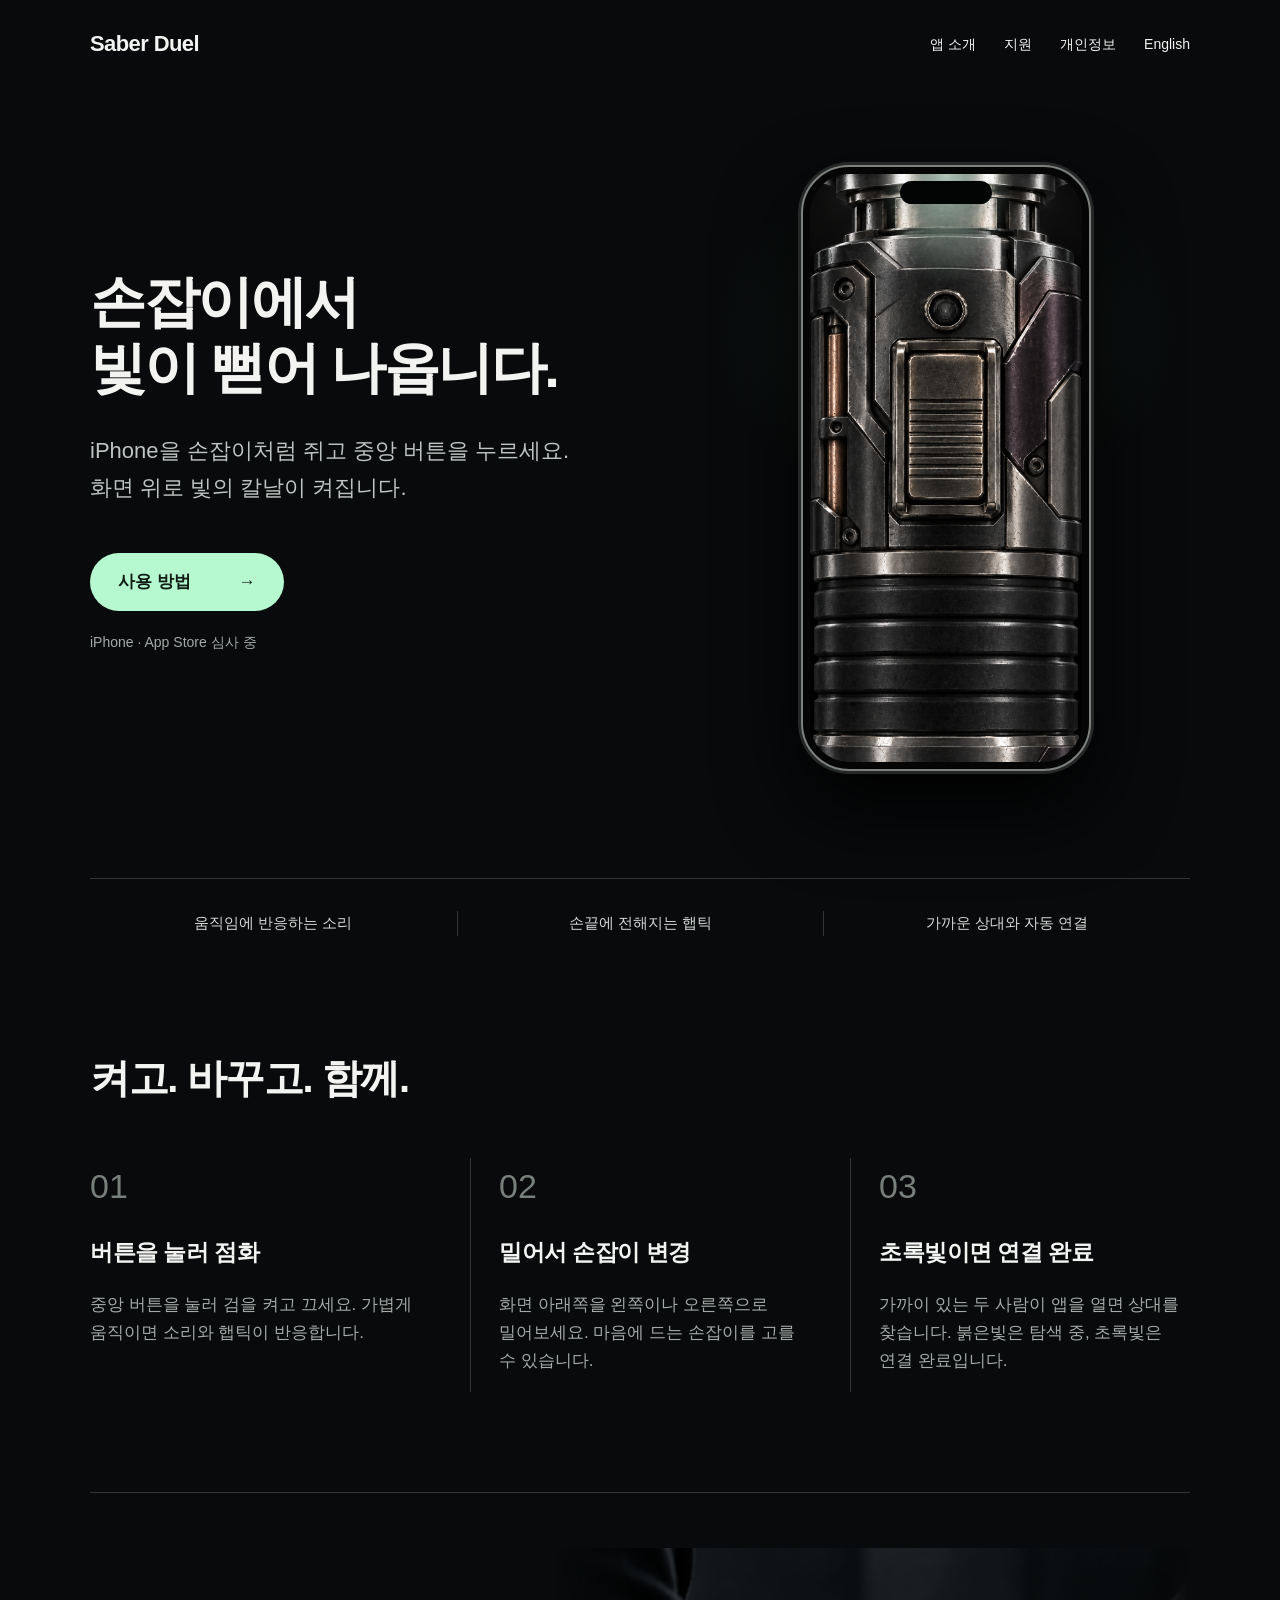
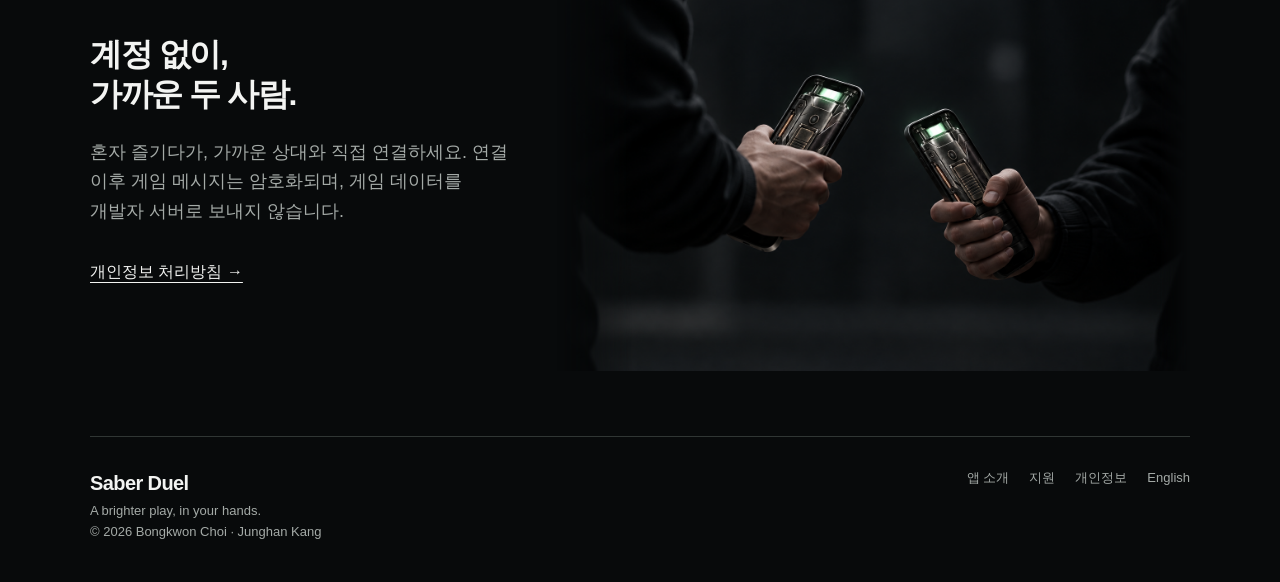
<file: index.html>
<!doctype html><html lang="ko"><head><meta charset="utf-8"><meta name="viewport" content="width=device-width,initial-scale=1"><title>Saber Duel — 손잡이에서 뻗어 나오는 빛.</title><meta name="description" content="손잡이처럼 쥔 iPhone의 중앙 버튼을 누르면 빛의 칼날이 화면 위로 뻗어 나옵니다. 움직임에 반응하는 소리와 햅틱, 가까운 상대와 자동 연결."><meta name="theme-color" content="#080a0b"><link rel="icon" href="./assets/icon.png"><link rel="stylesheet" href="./assets/site.css"><link rel="canonical" href="https://lepurecafe.github.io/saber-duel-site/"><meta property="og:title" content="Saber Duel — 손잡이에서 뻗어 나오는 빛."><meta property="og:description" content="손잡이처럼 쥔 iPhone의 중앙 버튼을 누르면 빛의 칼날이 화면 위로 뻗어 나옵니다. 움직임에 반응하는 소리와 햅틱, 가까운 상대와 자동 연결."><meta property="og:image" content="https://lepurecafe.github.io/saber-duel-site/assets/icon.png"></head><body><a class="skip" href="#main">본문으로 이동</a><div class="wrap"><header><a class="brand" href="./">Saber Duel</a><nav aria-label="주요 메뉴"><a href="./">앱 소개</a><a href="./support/">지원</a><a href="./privacy/">개인정보</a><a href="./en/" lang="en" hreflang="en">English</a></nav></header><main id="main"><section class="hero"><div><h1>손잡이에서<br>빛이 뻗어 나옵니다.</h1><p class="lead">iPhone을 손잡이처럼 쥐고 중앙 버튼을 누르세요.<br>화면 위로 빛의 칼날이 켜집니다.</p><a class="button" href="#how">사용 방법<span aria-hidden="true">→</span></a><p class="meta">iPhone · App Store 심사 중</p></div><div class="product"><div class="phone"><div class="screen"><img src="./assets/hilt.png" width="853" height="1844" alt="Saber Duel의 금속 손잡이 화면" fetchpriority="high"></div><span class="island" aria-hidden="true"></span></div></div></section><div class="features"><span>움직임에 반응하는 소리</span><span>손끝에 전해지는 햅틱</span><span>가까운 상대와 자동 연결</span></div><section class="how" id="how"><h2>켜고. 바꾸고. 함께.</h2><div class="steps"><div class="step"><span class="number">01</span><h3>버튼을 눌러 점화</h3><p>중앙 버튼을 눌러 검을 켜고 끄세요. 가볍게 움직이면 소리와 햅틱이 반응합니다.</p></div><div class="step"><span class="number">02</span><h3>밀어서 손잡이 변경</h3><p>화면 아래쪽을 왼쪽이나 오른쪽으로 밀어보세요. 마음에 드는 손잡이를 고를 수 있습니다.</p></div><div class="step"><span class="number">03</span><h3>초록빛이면 연결 완료</h3><p>가까이 있는 두 사람이 앱을 열면 상대를 찾습니다. 붉은빛은 탐색 중, 초록빛은 연결 완료입니다.</p></div></div></section><section class="privacy-strip"><div class="privacy-copy"><h2>계정 없이,<br>가까운 두 사람.</h2><div><p>혼자 즐기다가, 가까운 상대와 직접 연결하세요. 연결 이후 게임 메시지는 암호화되며, 게임 데이터를 개발자 서버로 보내지 않습니다.</p><a class="text-link" href="./privacy/">개인정보 처리방침 →</a></div></div><img class="nearby-photo" src="./assets/nearby-players.png" width="1536" height="1024" loading="lazy" alt="Saber Duel 손잡이가 표시된 iPhone을 각각 들고 있는 두 사람"></section></main><footer><div><a class="brand" href="./">Saber Duel</a><br>A brighter play, in your hands.<br>© 2026 Bongkwon Choi · Junghan Kang</div><nav aria-label="주요 메뉴"><a href="./">앱 소개</a><a href="./support/">지원</a><a href="./privacy/">개인정보</a><a href="./en/" lang="en" hreflang="en">English</a></nav></footer></div></body></html>
</file>
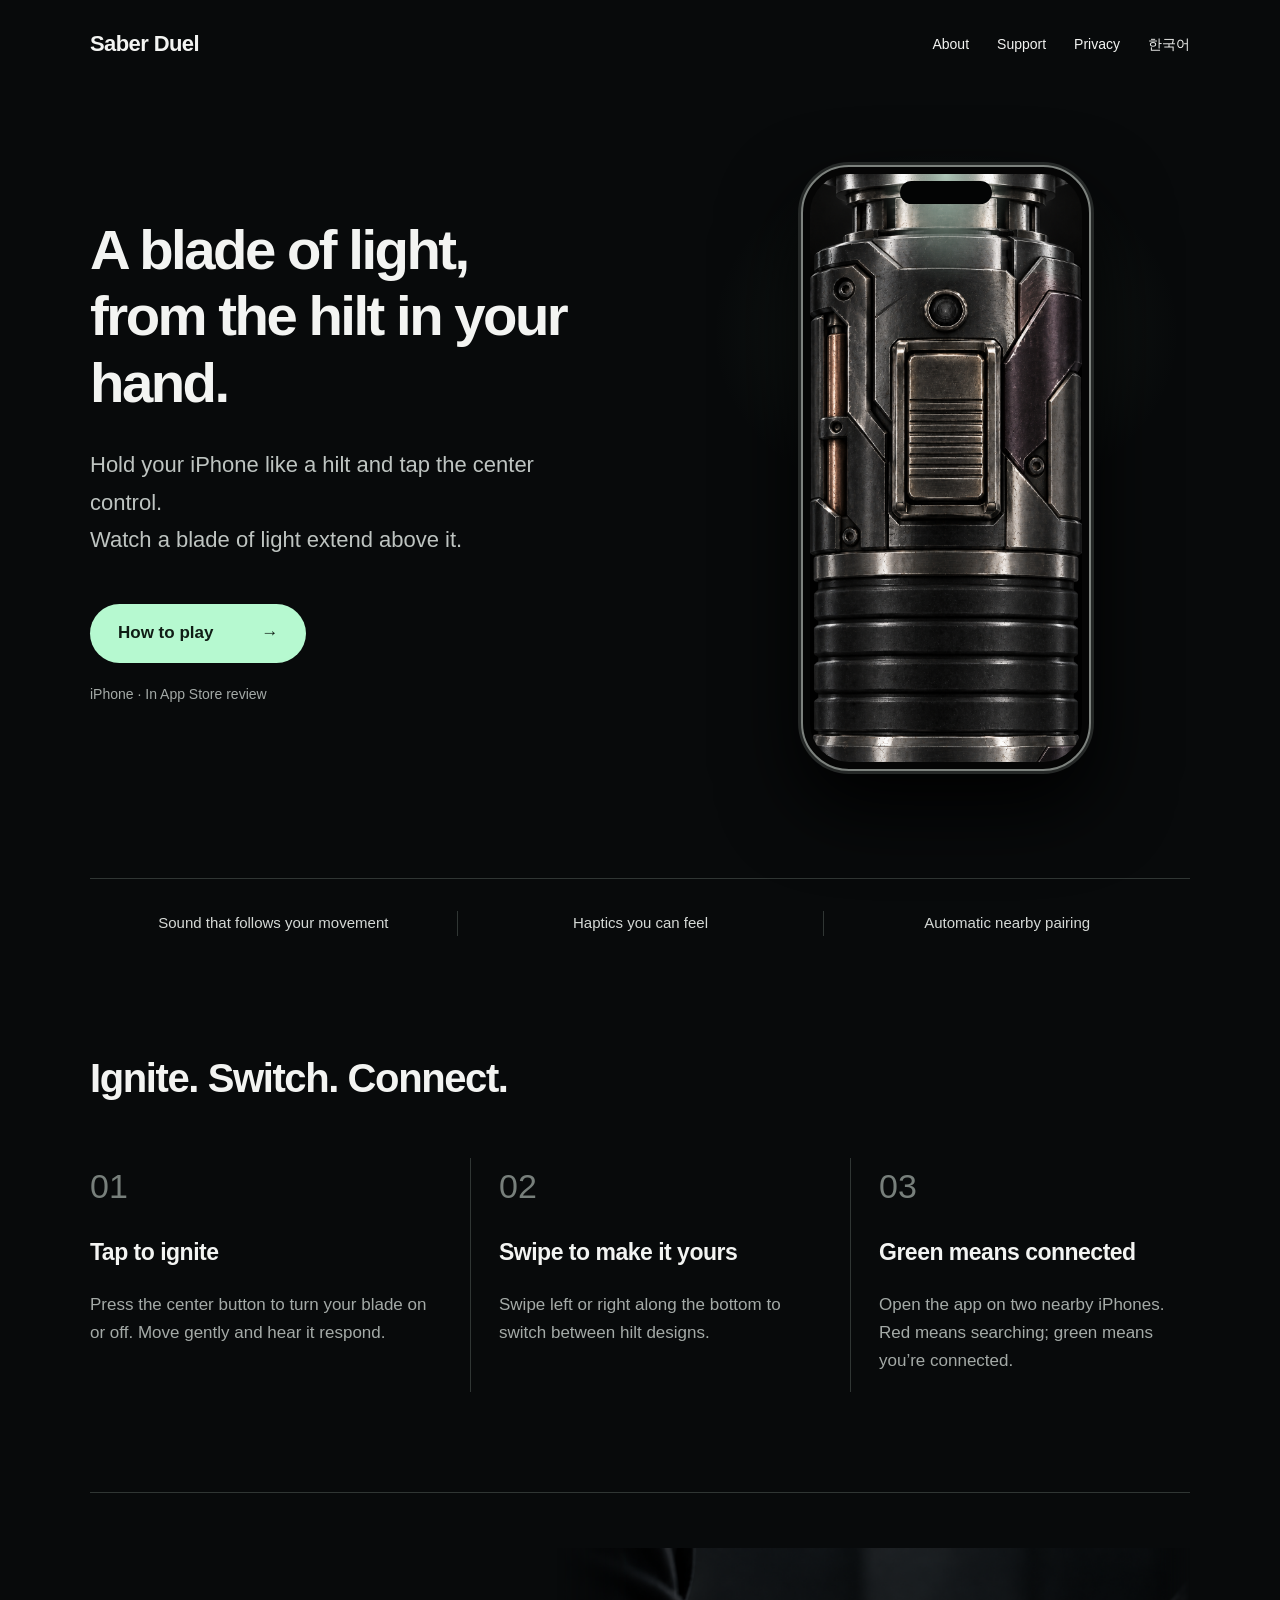
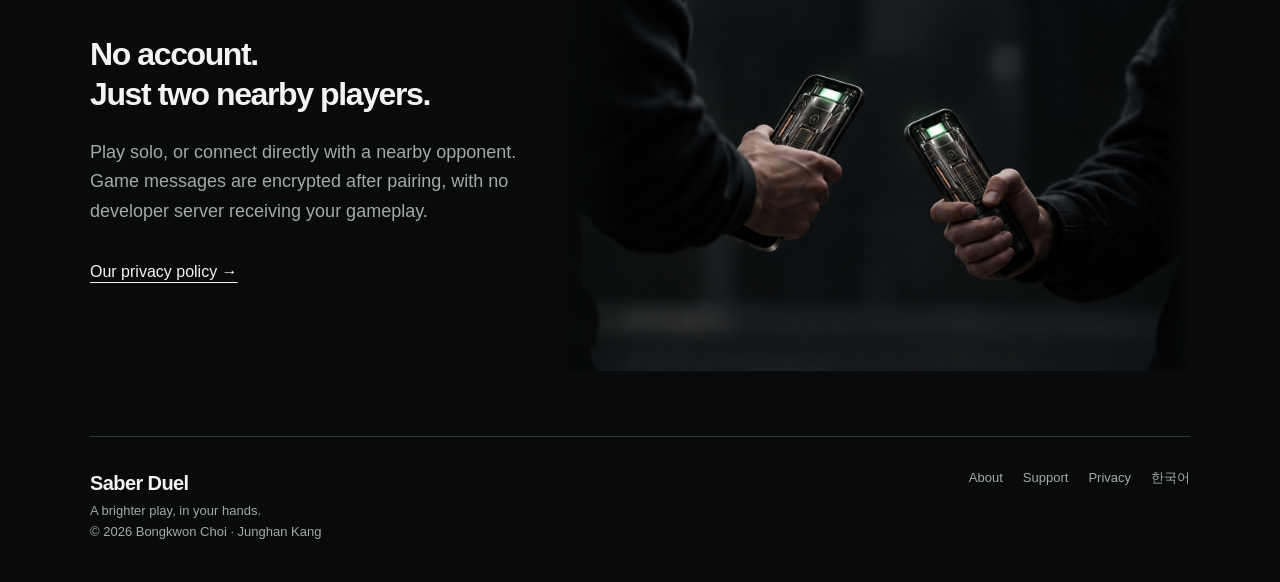
<file: en/index.html>
<!doctype html><html lang="en"><head><meta charset="utf-8"><meta name="viewport" content="width=device-width,initial-scale=1"><title>Saber Duel — A blade of light from the hilt in your hand.</title><meta name="description" content="Hold your iPhone like a hilt, tap the center control, and watch a blade of light extend above it. Responsive sound, haptics, and automatic nearby duels."><meta name="theme-color" content="#080a0b"><link rel="icon" href="../assets/icon.png"><link rel="stylesheet" href="../assets/site.css"><link rel="canonical" href="https://lepurecafe.github.io/saber-duel-site/en/"><meta property="og:title" content="Saber Duel — A blade of light from the hilt in your hand."><meta property="og:description" content="Hold your iPhone like a hilt, tap the center control, and watch a blade of light extend above it. Responsive sound, haptics, and automatic nearby duels."><meta property="og:image" content="https://lepurecafe.github.io/saber-duel-site/assets/icon.png"></head><body><a class="skip" href="#main">Skip to content</a><div class="wrap"><header><a class="brand" href="../en/">Saber Duel</a><nav aria-label="Main navigation"><a href="../en/">About</a><a href="../en/support/">Support</a><a href="../en/privacy/">Privacy</a><a href="../" lang="ko" hreflang="ko">한국어</a></nav></header><main id="main"><section class="hero"><div><h1>A blade of light,<br>from the hilt in your hand.</h1><p class="lead">Hold your iPhone like a hilt and tap the center control.<br>Watch a blade of light extend above it.</p><a class="button" href="#how">How to play<span aria-hidden="true">→</span></a><p class="meta">iPhone · In App Store review</p></div><div class="product"><div class="phone"><div class="screen"><img src="../assets/hilt.png" width="853" height="1844" alt="Saber Duel’s metal hilt screen" fetchpriority="high"></div><span class="island" aria-hidden="true"></span></div></div></section><div class="features"><span>Sound that follows your movement</span><span>Haptics you can feel</span><span>Automatic nearby pairing</span></div><section class="how" id="how"><h2>Ignite. Switch. Connect.</h2><div class="steps"><div class="step"><span class="number">01</span><h3>Tap to ignite</h3><p>Press the center button to turn your blade on or off. Move gently and hear it respond.</p></div><div class="step"><span class="number">02</span><h3>Swipe to make it yours</h3><p>Swipe left or right along the bottom to switch between hilt designs.</p></div><div class="step"><span class="number">03</span><h3>Green means connected</h3><p>Open the app on two nearby iPhones. Red means searching; green means you’re connected.</p></div></div></section><section class="privacy-strip"><div class="privacy-copy"><h2>No account.<br>Just two nearby players.</h2><div><p>Play solo, or connect directly with a nearby opponent. Game messages are encrypted after pairing, with no developer server receiving your gameplay.</p><a class="text-link" href="../en/privacy/">Our privacy policy →</a></div></div><img class="nearby-photo" src="../assets/nearby-players.png" width="1536" height="1024" loading="lazy" alt="Two people holding iPhones displaying Saber Duel hilts"></section></main><footer><div><a class="brand" href="../en/">Saber Duel</a><br>A brighter play, in your hands.<br>© 2026 Bongkwon Choi · Junghan Kang</div><nav aria-label="Main navigation"><a href="../en/">About</a><a href="../en/support/">Support</a><a href="../en/privacy/">Privacy</a><a href="../" lang="ko" hreflang="ko">한국어</a></nav></footer></div></body></html>
</file>
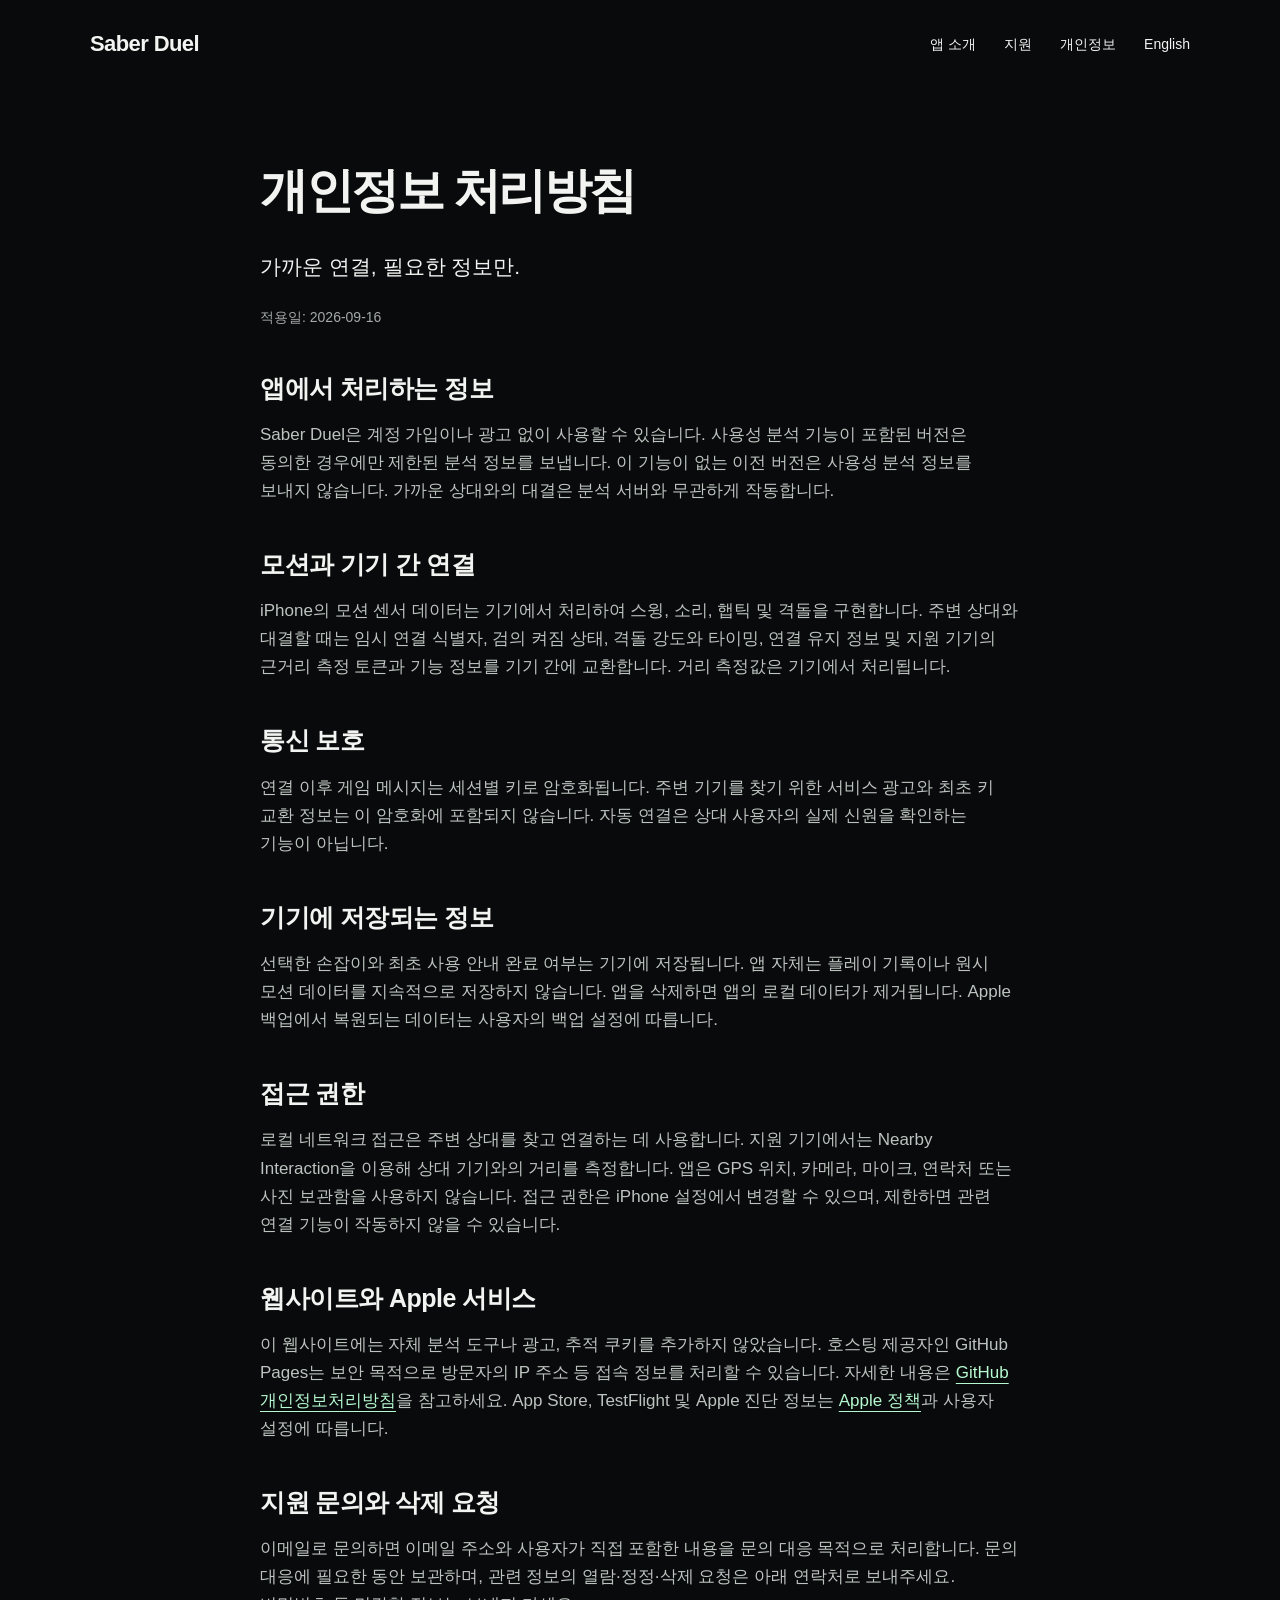
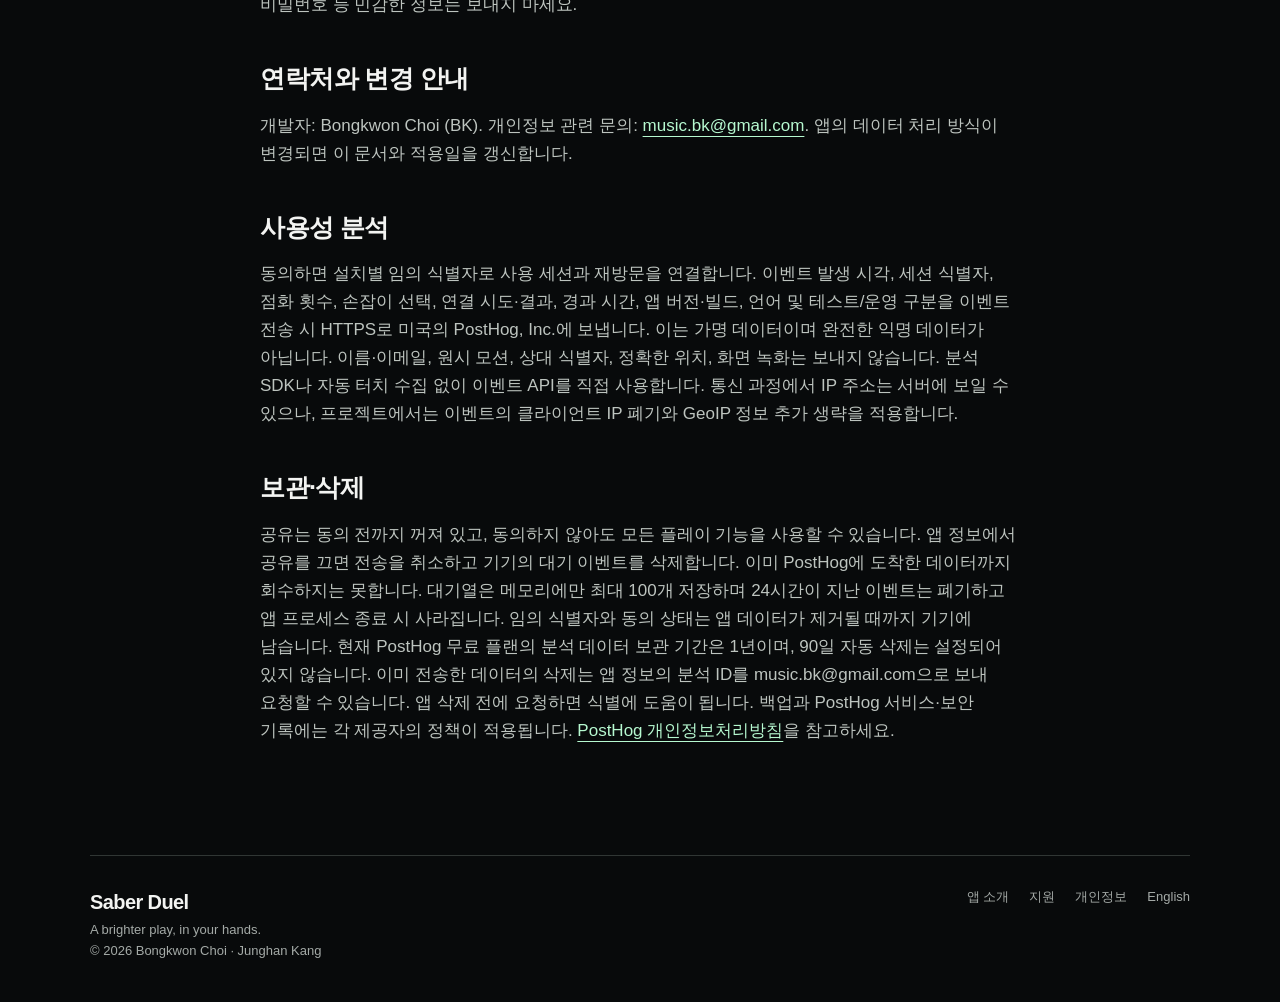
<file: privacy/index.html>
<!doctype html><html lang="ko"><head><meta charset="utf-8"><meta name="viewport" content="width=device-width,initial-scale=1"><title>개인정보 처리방침</title><meta name="description" content="iPhone이 나만의 광선검이 됩니다. 움직임에 반응하는 소리와 햅틱, 가까운 상대와 자동 연결."><meta name="theme-color" content="#080a0b"><link rel="icon" href="../assets/icon.png"><link rel="stylesheet" href="../assets/site.css"><link rel="canonical" href="https://lepurecafe.github.io/saber-duel-site/privacy/"><meta property="og:title" content="개인정보 처리방침"><meta property="og:description" content="iPhone이 나만의 광선검이 됩니다. 움직임에 반응하는 소리와 햅틱, 가까운 상대와 자동 연결."><meta property="og:image" content="https://lepurecafe.github.io/saber-duel-site/assets/icon.png"></head><body><a class="skip" href="#main">본문으로 이동</a><div class="wrap"><header><a class="brand" href="../">Saber Duel</a><nav aria-label="주요 메뉴"><a href="../">앱 소개</a><a href="../support/">지원</a><a href="../privacy/">개인정보</a><a href="../en/privacy/" lang="en" hreflang="en">English</a></nav></header><main id="main"><article class="document"><h1>개인정보 처리방침</h1><p class="intro">가까운 연결, 필요한 정보만.</p><p class="updated">적용일: 2026-09-16</p><section><h2>앱에서 처리하는 정보</h2><p>Saber Duel은 계정 가입이나 광고 없이 사용할 수 있습니다. 사용성 분석 기능이 포함된 버전은 동의한 경우에만 제한된 분석 정보를 보냅니다. 이 기능이 없는 이전 버전은 사용성 분석 정보를 보내지 않습니다. 가까운 상대와의 대결은 분석 서버와 무관하게 작동합니다.</p></section><section><h2>모션과 기기 간 연결</h2><p>iPhone의 모션 센서 데이터는 기기에서 처리하여 스윙, 소리, 햅틱 및 격돌을 구현합니다. 주변 상대와 대결할 때는 임시 연결 식별자, 검의 켜짐 상태, 격돌 강도와 타이밍, 연결 유지 정보 및 지원 기기의 근거리 측정 토큰과 기능 정보를 기기 간에 교환합니다. 거리 측정값은 기기에서 처리됩니다.</p></section><section><h2>통신 보호</h2><p>연결 이후 게임 메시지는 세션별 키로 암호화됩니다. 주변 기기를 찾기 위한 서비스 광고와 최초 키 교환 정보는 이 암호화에 포함되지 않습니다. 자동 연결은 상대 사용자의 실제 신원을 확인하는 기능이 아닙니다.</p></section><section><h2>기기에 저장되는 정보</h2><p>선택한 손잡이와 최초 사용 안내 완료 여부는 기기에 저장됩니다. 앱 자체는 플레이 기록이나 원시 모션 데이터를 지속적으로 저장하지 않습니다. 앱을 삭제하면 앱의 로컬 데이터가 제거됩니다. Apple 백업에서 복원되는 데이터는 사용자의 백업 설정에 따릅니다.</p></section><section><h2>접근 권한</h2><p>로컬 네트워크 접근은 주변 상대를 찾고 연결하는 데 사용합니다. 지원 기기에서는 Nearby Interaction을 이용해 상대 기기와의 거리를 측정합니다. 앱은 GPS 위치, 카메라, 마이크, 연락처 또는 사진 보관함을 사용하지 않습니다. 접근 권한은 iPhone 설정에서 변경할 수 있으며, 제한하면 관련 연결 기능이 작동하지 않을 수 있습니다.</p></section><section><h2>웹사이트와 Apple 서비스</h2><p>이 웹사이트에는 자체 분석 도구나 광고, 추적 쿠키를 추가하지 않았습니다. 호스팅 제공자인 GitHub Pages는 보안 목적으로 방문자의 IP 주소 등 접속 정보를 처리할 수 있습니다. 자세한 내용은 <a href="https://docs.github.com/en/site-policy/privacy-policies/github-general-privacy-statement">GitHub 개인정보처리방침</a>을 참고하세요. App Store, TestFlight 및 Apple 진단 정보는 <a href="https://www.apple.com/legal/privacy/">Apple 정책</a>과 사용자 설정에 따릅니다.</p></section><section><h2>지원 문의와 삭제 요청</h2><p>이메일로 문의하면 이메일 주소와 사용자가 직접 포함한 내용을 문의 대응 목적으로 처리합니다. 문의 대응에 필요한 동안 보관하며, 관련 정보의 열람·정정·삭제 요청은 아래 연락처로 보내주세요. 비밀번호 등 민감한 정보는 보내지 마세요.</p></section><section><h2>연락처와 변경 안내</h2><p>개발자: Bongkwon Choi (BK). 개인정보 관련 문의: <a href="mailto:music.bk@gmail.com">music.bk@gmail.com</a>. 앱의 데이터 처리 방식이 변경되면 이 문서와 적용일을 갱신합니다.</p></section><section><h2>사용성 분석</h2><p>동의하면 설치별 임의 식별자로 사용 세션과 재방문을 연결합니다. 이벤트 발생 시각, 세션 식별자, 점화 횟수, 손잡이 선택, 연결 시도·결과, 경과 시간, 앱 버전·빌드, 언어 및 테스트/운영 구분을 이벤트 전송 시 HTTPS로 미국의 PostHog, Inc.에 보냅니다. 이는 가명 데이터이며 완전한 익명 데이터가 아닙니다. 이름·이메일, 원시 모션, 상대 식별자, 정확한 위치, 화면 녹화는 보내지 않습니다. 분석 SDK나 자동 터치 수집 없이 이벤트 API를 직접 사용합니다. 통신 과정에서 IP 주소는 서버에 보일 수 있으나, 프로젝트에서는 이벤트의 클라이언트 IP 폐기와 GeoIP 정보 추가 생략을 적용합니다.</p></section><section><h2>보관·삭제</h2><p>공유는 동의 전까지 꺼져 있고, 동의하지 않아도 모든 플레이 기능을 사용할 수 있습니다. 앱 정보에서 공유를 끄면 전송을 취소하고 기기의 대기 이벤트를 삭제합니다. 이미 PostHog에 도착한 데이터까지 회수하지는 못합니다. 대기열은 메모리에만 최대 100개 저장하며 24시간이 지난 이벤트는 폐기하고 앱 프로세스 종료 시 사라집니다. 임의 식별자와 동의 상태는 앱 데이터가 제거될 때까지 기기에 남습니다. 현재 PostHog 무료 플랜의 분석 데이터 보관 기간은 1년이며, 90일 자동 삭제는 설정되어 있지 않습니다. 이미 전송한 데이터의 삭제는 앱 정보의 분석 ID를 music.bk@gmail.com으로 보내 요청할 수 있습니다. 앱 삭제 전에 요청하면 식별에 도움이 됩니다. 백업과 PostHog 서비스·보안 기록에는 각 제공자의 정책이 적용됩니다. <a href="https://posthog.com/privacy">PostHog 개인정보처리방침</a>을 참고하세요.</p></section></article></main><footer><div><a class="brand" href="../">Saber Duel</a><br>A brighter play, in your hands.<br>© 2026 Bongkwon Choi · Junghan Kang</div><nav aria-label="주요 메뉴"><a href="../">앱 소개</a><a href="../support/">지원</a><a href="../privacy/">개인정보</a><a href="../en/privacy/" lang="en" hreflang="en">English</a></nav></footer></div></body></html>
</file>
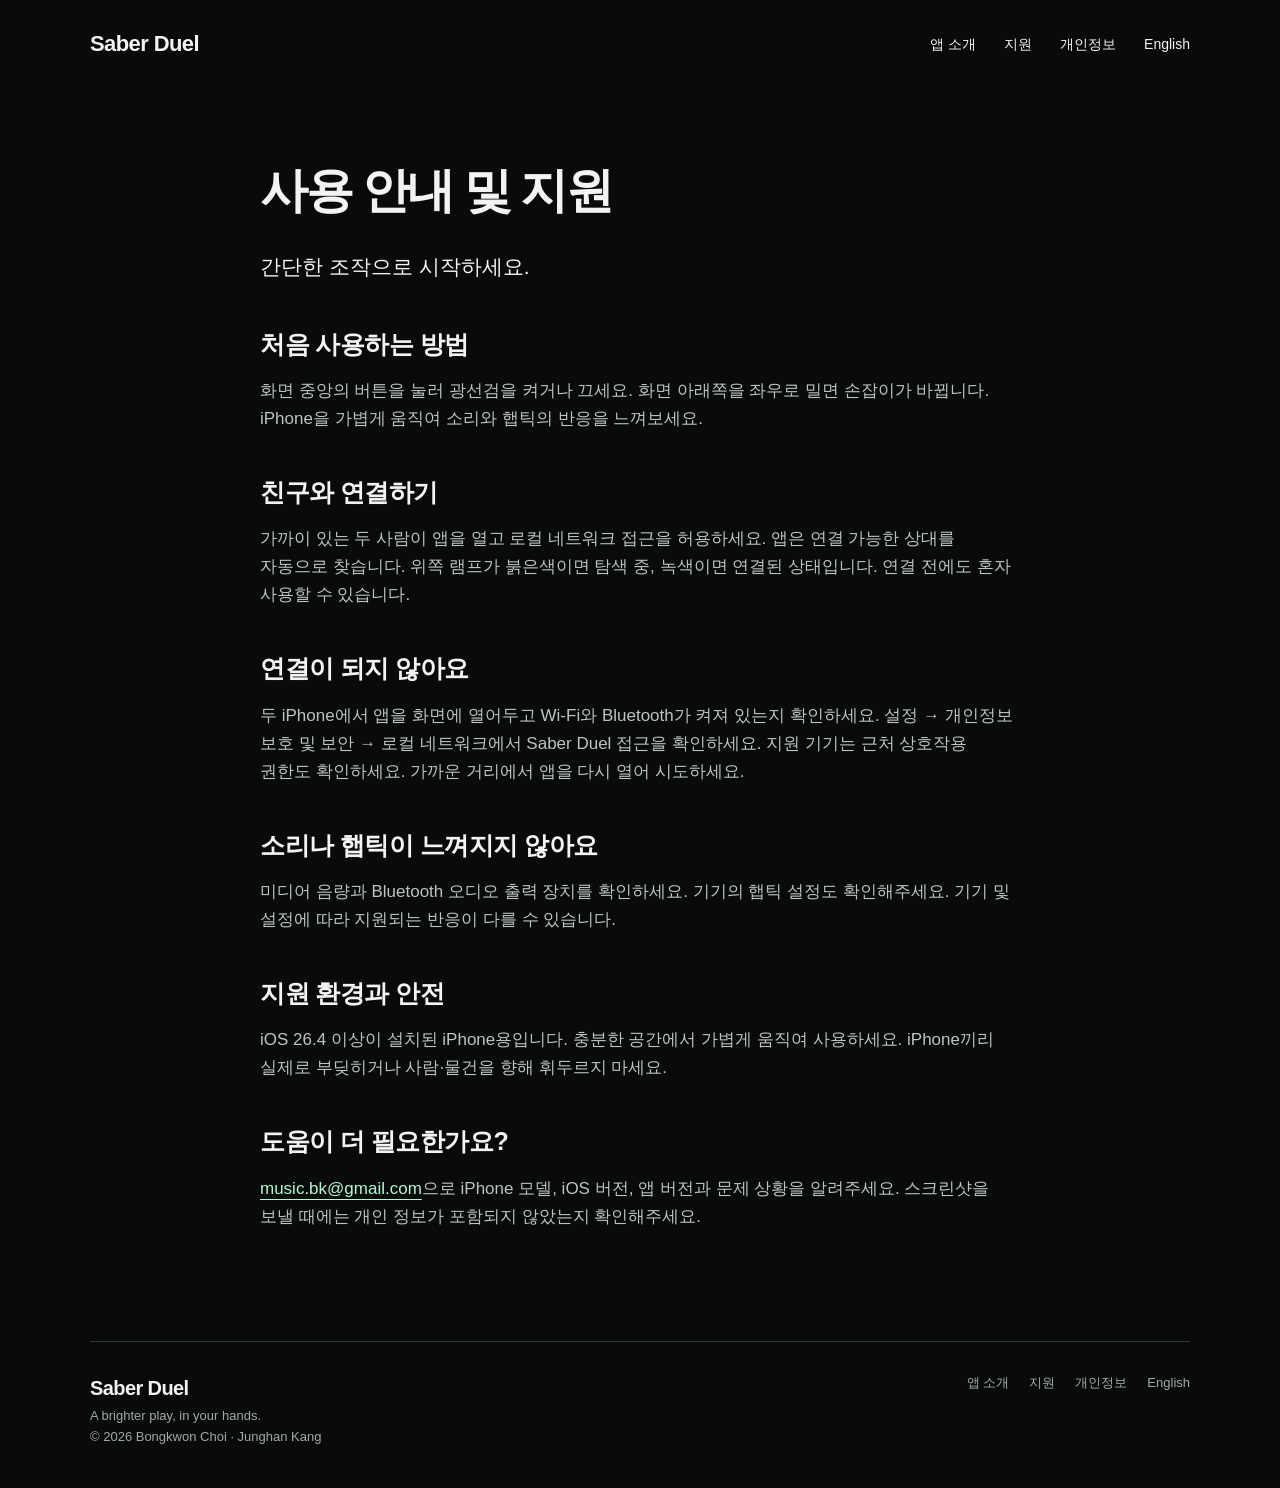
<file: support/index.html>
<!doctype html><html lang="ko"><head><meta charset="utf-8"><meta name="viewport" content="width=device-width,initial-scale=1"><title>사용 안내 및 지원</title><meta name="description" content="iPhone이 나만의 광선검이 됩니다. 움직임에 반응하는 소리와 햅틱, 가까운 상대와 자동 연결."><meta name="theme-color" content="#080a0b"><link rel="icon" href="../assets/icon.png"><link rel="stylesheet" href="../assets/site.css"><link rel="canonical" href="https://lepurecafe.github.io/saber-duel-site/support/"><meta property="og:title" content="사용 안내 및 지원"><meta property="og:description" content="iPhone이 나만의 광선검이 됩니다. 움직임에 반응하는 소리와 햅틱, 가까운 상대와 자동 연결."><meta property="og:image" content="https://lepurecafe.github.io/saber-duel-site/assets/icon.png"></head><body><a class="skip" href="#main">본문으로 이동</a><div class="wrap"><header><a class="brand" href="../">Saber Duel</a><nav aria-label="주요 메뉴"><a href="../">앱 소개</a><a href="../support/">지원</a><a href="../privacy/">개인정보</a><a href="../en/support/" lang="en" hreflang="en">English</a></nav></header><main id="main"><article class="document"><h1>사용 안내 및 지원</h1><p class="intro">간단한 조작으로 시작하세요.</p><section><h2>처음 사용하는 방법</h2><p>화면 중앙의 버튼을 눌러 광선검을 켜거나 끄세요. 화면 아래쪽을 좌우로 밀면 손잡이가 바뀝니다. iPhone을 가볍게 움직여 소리와 햅틱의 반응을 느껴보세요.</p></section><section><h2>친구와 연결하기</h2><p>가까이 있는 두 사람이 앱을 열고 로컬 네트워크 접근을 허용하세요. 앱은 연결 가능한 상대를 자동으로 찾습니다. 위쪽 램프가 붉은색이면 탐색 중, 녹색이면 연결된 상태입니다. 연결 전에도 혼자 사용할 수 있습니다.</p></section><section><h2>연결이 되지 않아요</h2><p>두 iPhone에서 앱을 화면에 열어두고 Wi-Fi와 Bluetooth가 켜져 있는지 확인하세요. 설정 → 개인정보 보호 및 보안 → 로컬 네트워크에서 Saber Duel 접근을 확인하세요. 지원 기기는 근처 상호작용 권한도 확인하세요. 가까운 거리에서 앱을 다시 열어 시도하세요.</p></section><section><h2>소리나 햅틱이 느껴지지 않아요</h2><p>미디어 음량과 Bluetooth 오디오 출력 장치를 확인하세요. 기기의 햅틱 설정도 확인해주세요. 기기 및 설정에 따라 지원되는 반응이 다를 수 있습니다.</p></section><section><h2>지원 환경과 안전</h2><p>iOS 26.4 이상이 설치된 iPhone용입니다. 충분한 공간에서 가볍게 움직여 사용하세요. iPhone끼리 실제로 부딪히거나 사람·물건을 향해 휘두르지 마세요.</p></section><section><h2>도움이 더 필요한가요?</h2><p><a href="mailto:music.bk@gmail.com?subject=Saber%20Duel%20Support">music.bk@gmail.com</a>으로 iPhone 모델, iOS 버전, 앱 버전과 문제 상황을 알려주세요. 스크린샷을 보낼 때에는 개인 정보가 포함되지 않았는지 확인해주세요.</p></section></article></main><footer><div><a class="brand" href="../">Saber Duel</a><br>A brighter play, in your hands.<br>© 2026 Bongkwon Choi · Junghan Kang</div><nav aria-label="주요 메뉴"><a href="../">앱 소개</a><a href="../support/">지원</a><a href="../privacy/">개인정보</a><a href="../en/support/" lang="en" hreflang="en">English</a></nav></footer></div></body></html>
</file>
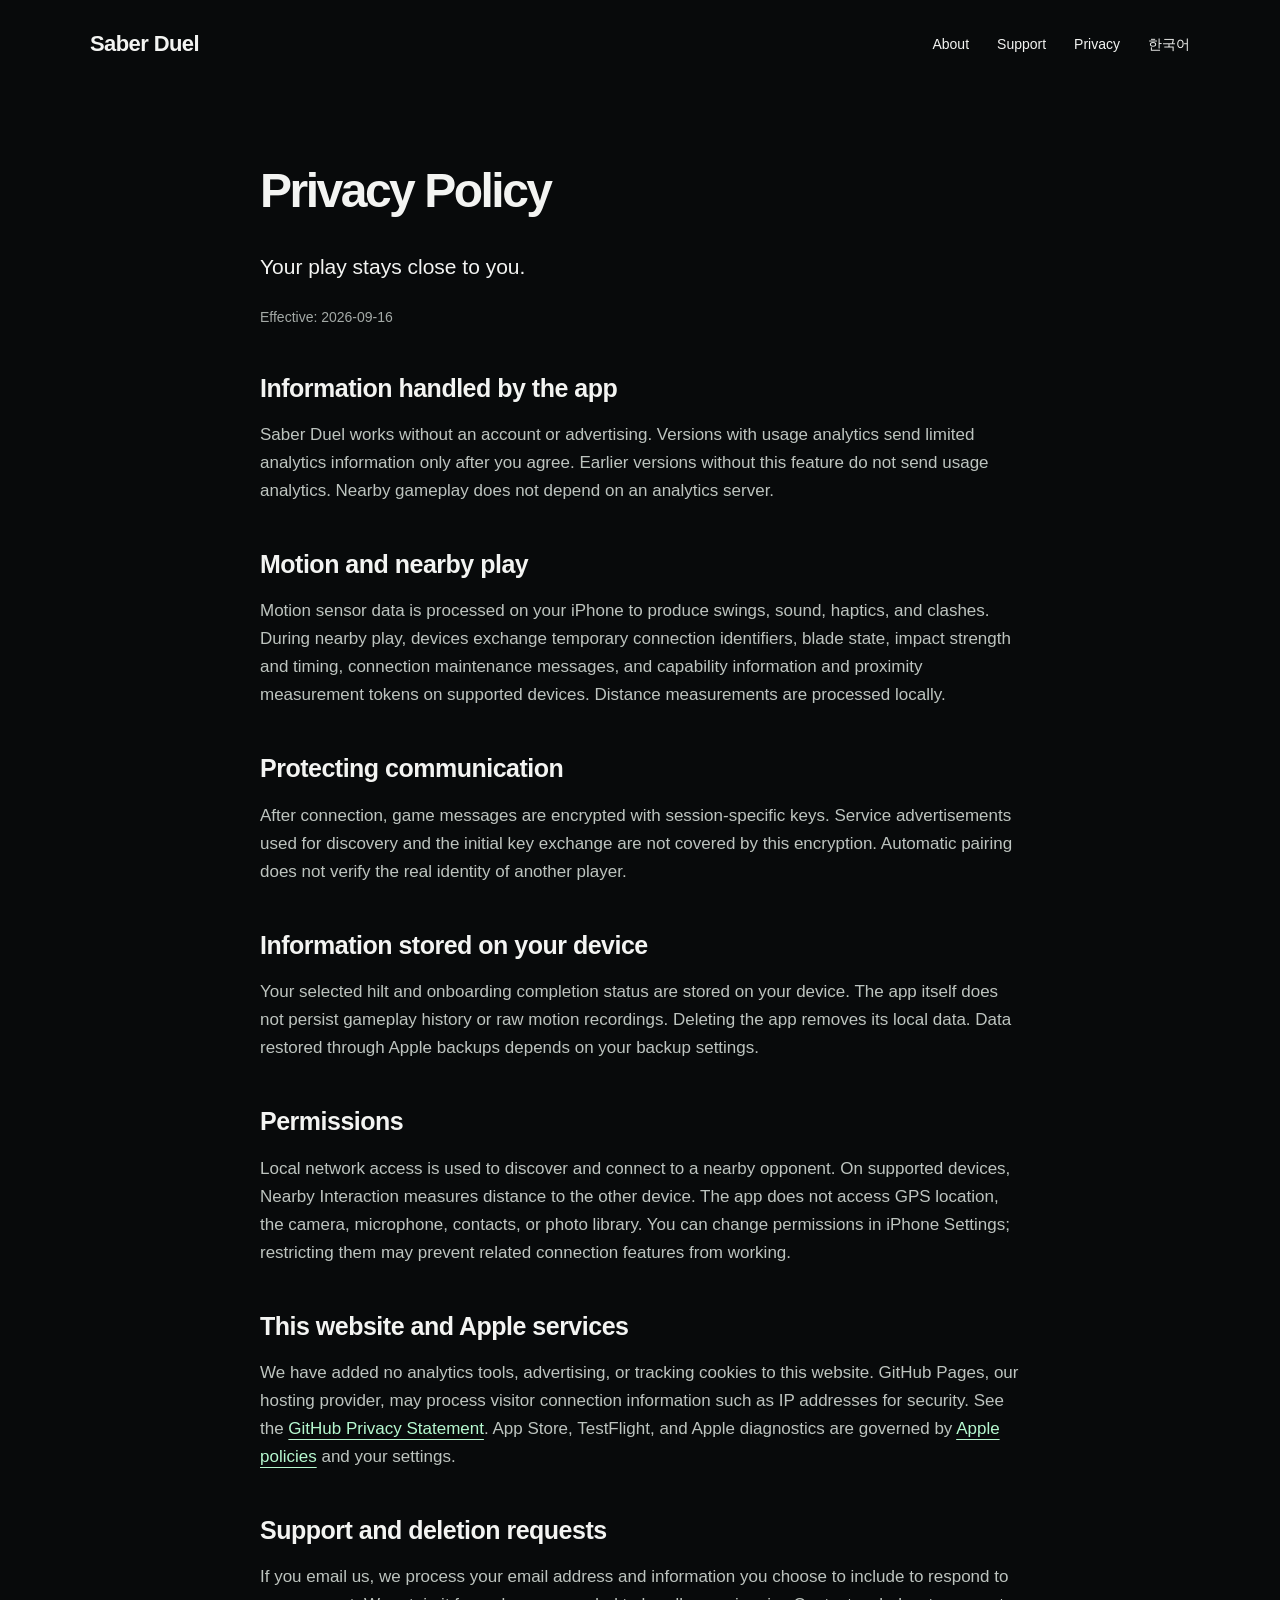
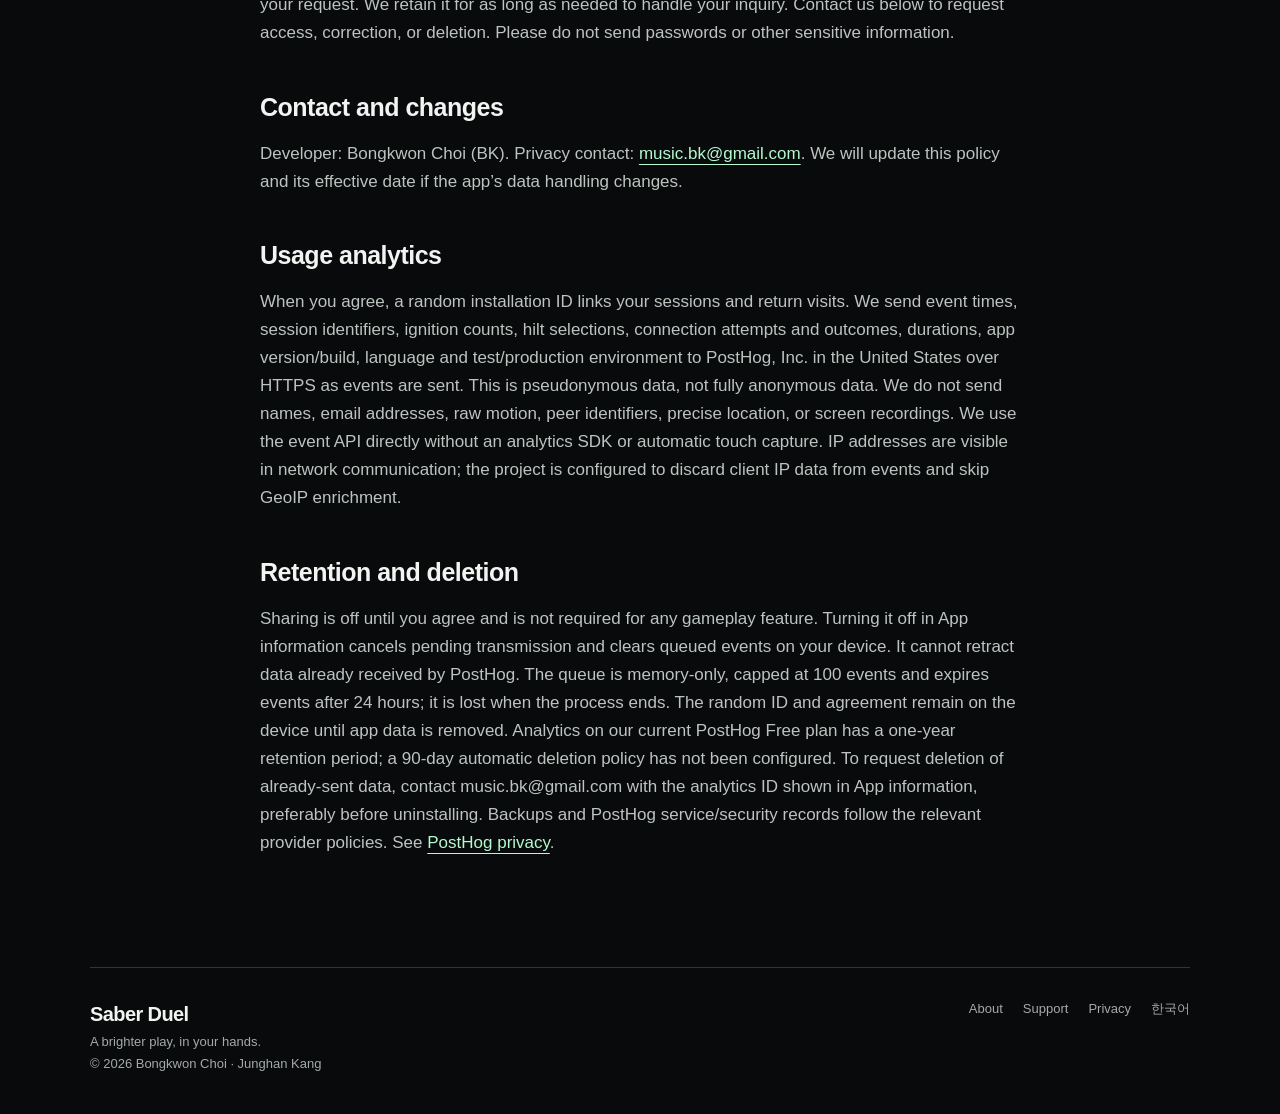
<file: en/privacy/index.html>
<!doctype html><html lang="en"><head><meta charset="utf-8"><meta name="viewport" content="width=device-width,initial-scale=1"><title>Privacy Policy</title><meta name="description" content="Turn your iPhone into a light blade. Responsive sound, haptics, and automatic nearby duels."><meta name="theme-color" content="#080a0b"><link rel="icon" href="../../assets/icon.png"><link rel="stylesheet" href="../../assets/site.css"><link rel="canonical" href="https://lepurecafe.github.io/saber-duel-site/en/privacy/"><meta property="og:title" content="Privacy Policy"><meta property="og:description" content="Turn your iPhone into a light blade. Responsive sound, haptics, and automatic nearby duels."><meta property="og:image" content="https://lepurecafe.github.io/saber-duel-site/assets/icon.png"></head><body><a class="skip" href="#main">Skip to content</a><div class="wrap"><header><a class="brand" href="../../en/">Saber Duel</a><nav aria-label="Main navigation"><a href="../../en/">About</a><a href="../../en/support/">Support</a><a href="../../en/privacy/">Privacy</a><a href="../../privacy/" lang="ko" hreflang="ko">한국어</a></nav></header><main id="main"><article class="document"><h1>Privacy Policy</h1><p class="intro">Your play stays close to you.</p><p class="updated">Effective: 2026-09-16</p><section><h2>Information handled by the app</h2><p>Saber Duel works without an account or advertising. Versions with usage analytics send limited analytics information only after you agree. Earlier versions without this feature do not send usage analytics. Nearby gameplay does not depend on an analytics server.</p></section><section><h2>Motion and nearby play</h2><p>Motion sensor data is processed on your iPhone to produce swings, sound, haptics, and clashes. During nearby play, devices exchange temporary connection identifiers, blade state, impact strength and timing, connection maintenance messages, and capability information and proximity measurement tokens on supported devices. Distance measurements are processed locally.</p></section><section><h2>Protecting communication</h2><p>After connection, game messages are encrypted with session-specific keys. Service advertisements used for discovery and the initial key exchange are not covered by this encryption. Automatic pairing does not verify the real identity of another player.</p></section><section><h2>Information stored on your device</h2><p>Your selected hilt and onboarding completion status are stored on your device. The app itself does not persist gameplay history or raw motion recordings. Deleting the app removes its local data. Data restored through Apple backups depends on your backup settings.</p></section><section><h2>Permissions</h2><p>Local network access is used to discover and connect to a nearby opponent. On supported devices, Nearby Interaction measures distance to the other device. The app does not access GPS location, the camera, microphone, contacts, or photo library. You can change permissions in iPhone Settings; restricting them may prevent related connection features from working.</p></section><section><h2>This website and Apple services</h2><p>We have added no analytics tools, advertising, or tracking cookies to this website. GitHub Pages, our hosting provider, may process visitor connection information such as IP addresses for security. See the <a href="https://docs.github.com/en/site-policy/privacy-policies/github-general-privacy-statement">GitHub Privacy Statement</a>. App Store, TestFlight, and Apple diagnostics are governed by <a href="https://www.apple.com/legal/privacy/">Apple policies</a> and your settings.</p></section><section><h2>Support and deletion requests</h2><p>If you email us, we process your email address and information you choose to include to respond to your request. We retain it for as long as needed to handle your inquiry. Contact us below to request access, correction, or deletion. Please do not send passwords or other sensitive information.</p></section><section><h2>Contact and changes</h2><p>Developer: Bongkwon Choi (BK). Privacy contact: <a href="mailto:music.bk@gmail.com">music.bk@gmail.com</a>. We will update this policy and its effective date if the app’s data handling changes.</p></section><section><h2>Usage analytics</h2><p>When you agree, a random installation ID links your sessions and return visits. We send event times, session identifiers, ignition counts, hilt selections, connection attempts and outcomes, durations, app version/build, language and test/production environment to PostHog, Inc. in the United States over HTTPS as events are sent. This is pseudonymous data, not fully anonymous data. We do not send names, email addresses, raw motion, peer identifiers, precise location, or screen recordings. We use the event API directly without an analytics SDK or automatic touch capture. IP addresses are visible in network communication; the project is configured to discard client IP data from events and skip GeoIP enrichment.</p></section><section><h2>Retention and deletion</h2><p>Sharing is off until you agree and is not required for any gameplay feature. Turning it off in App information cancels pending transmission and clears queued events on your device. It cannot retract data already received by PostHog. The queue is memory-only, capped at 100 events and expires events after 24 hours; it is lost when the process ends. The random ID and agreement remain on the device until app data is removed. Analytics on our current PostHog Free plan has a one-year retention period; a 90-day automatic deletion policy has not been configured. To request deletion of already-sent data, contact music.bk@gmail.com with the analytics ID shown in App information, preferably before uninstalling. Backups and PostHog service/security records follow the relevant provider policies. See <a href="https://posthog.com/privacy">PostHog privacy</a>.</p></section></article></main><footer><div><a class="brand" href="../../en/">Saber Duel</a><br>A brighter play, in your hands.<br>© 2026 Bongkwon Choi · Junghan Kang</div><nav aria-label="Main navigation"><a href="../../en/">About</a><a href="../../en/support/">Support</a><a href="../../en/privacy/">Privacy</a><a href="../../privacy/" lang="ko" hreflang="ko">한국어</a></nav></footer></div></body></html>
</file>
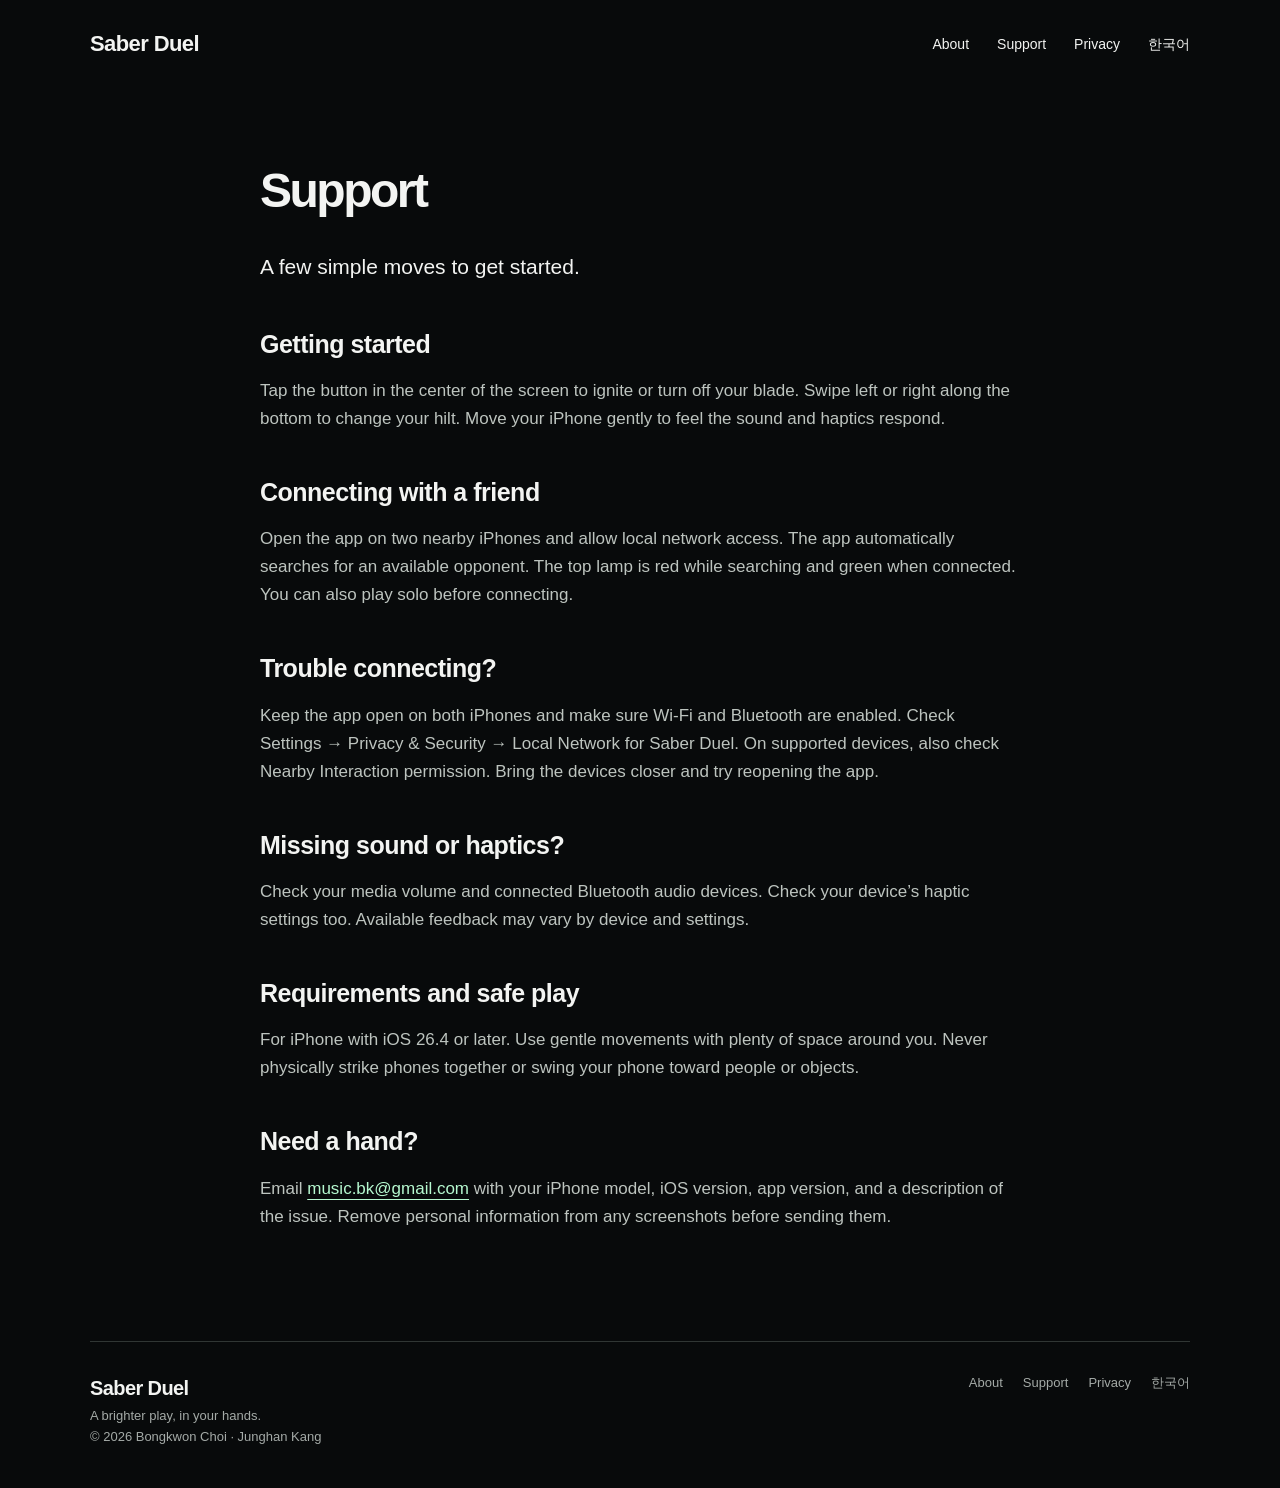
<file: en/support/index.html>
<!doctype html><html lang="en"><head><meta charset="utf-8"><meta name="viewport" content="width=device-width,initial-scale=1"><title>Support</title><meta name="description" content="Turn your iPhone into a light blade. Responsive sound, haptics, and automatic nearby duels."><meta name="theme-color" content="#080a0b"><link rel="icon" href="../../assets/icon.png"><link rel="stylesheet" href="../../assets/site.css"><link rel="canonical" href="https://lepurecafe.github.io/saber-duel-site/en/support/"><meta property="og:title" content="Support"><meta property="og:description" content="Turn your iPhone into a light blade. Responsive sound, haptics, and automatic nearby duels."><meta property="og:image" content="https://lepurecafe.github.io/saber-duel-site/assets/icon.png"></head><body><a class="skip" href="#main">Skip to content</a><div class="wrap"><header><a class="brand" href="../../en/">Saber Duel</a><nav aria-label="Main navigation"><a href="../../en/">About</a><a href="../../en/support/">Support</a><a href="../../en/privacy/">Privacy</a><a href="../../support/" lang="ko" hreflang="ko">한국어</a></nav></header><main id="main"><article class="document"><h1>Support</h1><p class="intro">A few simple moves to get started.</p><section><h2>Getting started</h2><p>Tap the button in the center of the screen to ignite or turn off your blade. Swipe left or right along the bottom to change your hilt. Move your iPhone gently to feel the sound and haptics respond.</p></section><section><h2>Connecting with a friend</h2><p>Open the app on two nearby iPhones and allow local network access. The app automatically searches for an available opponent. The top lamp is red while searching and green when connected. You can also play solo before connecting.</p></section><section><h2>Trouble connecting?</h2><p>Keep the app open on both iPhones and make sure Wi-Fi and Bluetooth are enabled. Check Settings → Privacy & Security → Local Network for Saber Duel. On supported devices, also check Nearby Interaction permission. Bring the devices closer and try reopening the app.</p></section><section><h2>Missing sound or haptics?</h2><p>Check your media volume and connected Bluetooth audio devices. Check your device’s haptic settings too. Available feedback may vary by device and settings.</p></section><section><h2>Requirements and safe play</h2><p>For iPhone with iOS 26.4 or later. Use gentle movements with plenty of space around you. Never physically strike phones together or swing your phone toward people or objects.</p></section><section><h2>Need a hand?</h2><p>Email <a href="mailto:music.bk@gmail.com?subject=Saber%20Duel%20Support">music.bk@gmail.com</a> with your iPhone model, iOS version, app version, and a description of the issue. Remove personal information from any screenshots before sending them.</p></section></article></main><footer><div><a class="brand" href="../../en/">Saber Duel</a><br>A brighter play, in your hands.<br>© 2026 Bongkwon Choi · Junghan Kang</div><nav aria-label="Main navigation"><a href="../../en/">About</a><a href="../../en/support/">Support</a><a href="../../en/privacy/">Privacy</a><a href="../../support/" lang="ko" hreflang="ko">한국어</a></nav></footer></div></body></html>
</file>
<file: assets/site.css>
@charset "UTF-8";
:root{color-scheme:dark;--bg:#080a0b;--text:#f3f4f2;--muted:#a4aaa7;--mint:#b6f9d0;--line:#303634}*{box-sizing:border-box}html{scroll-behavior:smooth;scroll-padding-top:30px}body{margin:0;background:var(--bg);color:var(--text);font-family:-apple-system,BlinkMacSystemFont,"Apple SD Gothic Neo","Segoe UI",sans-serif;line-height:1.65;word-break:keep-all}a{color:inherit;text-underline-offset:5px}a:hover{color:var(--mint)}a:focus-visible{outline:2px solid var(--mint);outline-offset:6px}img{max-width:100%;display:block}.wrap{max-width:1180px;margin:auto;padding:0 40px}.skip{position:absolute;left:20px;top:-100px;z-index:10;background:var(--mint);color:var(--bg);padding:10px}.skip:focus{top:10px}header{display:flex;align-items:center;justify-content:space-between;gap:24px;padding:26px 0}.brand{font-size:22px;font-weight:650;text-decoration:none;letter-spacing:-.6px}nav{display:flex;gap:28px;font-size:14px}nav a{text-decoration:none}.hero{display:grid;grid-template-columns:1.15fr 1fr;align-items:center;min-height:790px;gap:50px;padding:40px 0 70px}h1{font-size:clamp(42px,4.4vw,64px);line-height:1.18;letter-spacing:-2.5px;font-weight:650;margin:0 0 30px}.lead{font-size:22px;color:#bec4c1;line-height:1.7;max-width:520px}.button{display:inline-flex;align-items:center;gap:48px;background:var(--mint);border-radius:40px;color:#101d15;text-decoration:none;padding:15px 28px;font-size:17px;font-weight:650;margin-top:24px}.button:hover{color:#101d15;background:#d5ffe5}.meta{color:var(--muted);font-size:14px;margin-top:20px}.product{position:relative;display:flex;justify-content:center}.product:before{content:"";position:absolute;inset:-30px -10px 40%;background:radial-gradient(ellipse,#729e7d28,transparent 65%);pointer-events:none}.phone{position:relative;width:290px;border:2px solid #7d827e;border-radius:48px;padding:7px;background:#050505;box-shadow:0 0 0 3px #252827,0 35px 80px #000}.screen{position:relative;border-radius:39px;overflow:hidden}.screen img{width:100%;height:auto}.screen:after{content:"";position:absolute;left:24%;right:24%;top:0;height:20%;background:radial-gradient(ellipse at top,#d9ffe9bd,transparent 67%);mix-blend-mode:screen}.island{position:absolute;top:14px;left:34%;width:32%;height:23px;border-radius:20px;background:#030404}.features{display:grid;grid-template-columns:repeat(3,1fr);text-align:center;border-top:1px solid var(--line);padding:32px 0;color:#d5d9d6;font-size:15px}.features span+span{border-left:1px solid var(--line)}.how{padding:85px 0 100px}h2{font-size:40px;letter-spacing:-1.4px;line-height:1.25;margin:0 0 22px}h3{font-size:23px;line-height:1.35;letter-spacing:-.5px}.steps{display:grid;grid-template-columns:repeat(3,1fr);gap:40px;margin-top:55px}.step{border-left:1px solid var(--line);padding-left:28px}.step:first-child{border:0;padding-left:0}.number{font-size:34px;color:#777f7b;font-weight:350}.step p{color:var(--muted);font-size:17px}.privacy-strip{padding:60px 0 75px;border-top:1px solid var(--line);display:grid;grid-template-columns:1fr 1fr;gap:70px}.privacy-strip p{color:var(--muted);font-size:18px;margin-top:0}.privacy-strip h2{font-size:32px}.text-link{display:inline-block;margin-top:14px}footer{border-top:1px solid var(--line);padding:30px 0 40px;display:flex;justify-content:space-between;gap:30px;color:var(--muted);font-size:13px}footer .brand{color:var(--text);font-size:20px}footer nav{font-size:13px;flex-wrap:wrap;gap:20px}.document{max-width:760px;margin:75px auto 110px}.document h1{font-size:48px}.document h2{font-size:25px;margin:44px 0 14px;letter-spacing:-.5px}.document p,.document li{color:#bdc4bf;font-size:17px}.document .intro{font-size:21px;color:var(--text)}.document ul{padding-left:22px}.document .updated{color:var(--muted);font-size:14px}.document a{color:var(--mint)}@media(max-width:760px){.wrap{padding:0 24px}header{align-items:flex-start;padding:22px 0;gap:15px}.brand{font-size:20px;white-space:nowrap}nav{gap:15px;flex-wrap:wrap;justify-content:flex-end;font-size:13px}.hero{grid-template-columns:1fr;gap:50px;padding:55px 0;min-height:0}h1{font-size:46px;letter-spacing:-1.8px}.lead{font-size:19px}.phone{width:245px;border-radius:43px}.screen{border-radius:34px}.features{grid-template-columns:1fr;text-align:left;gap:12px;padding:26px 0}.features span+span{border:0}.how{padding:50px 0 60px}h2{font-size:32px}.steps{grid-template-columns:1fr;gap:26px;margin-top:35px}.step,.step:first-child{padding:20px 0 0;border:0;border-top:1px solid var(--line)}.step h3{margin:10px 0}.step p{margin:12px 0}.privacy-strip{grid-template-columns:1fr;gap:10px;padding:40px 0 50px}footer{flex-direction:column;gap:16px}footer nav{justify-content:flex-start}.document{margin:55px auto 70px}.document h1{font-size:39px}}@media(prefers-reduced-motion:reduce){html{scroll-behavior:auto}}

/* Nearby play illustration restored from the approved concept. */
.privacy-strip{position:relative;align-items:center;grid-template-columns:.85fr 1.25fr;gap:36px;padding:55px 0 65px}.privacy-copy{position:relative;z-index:1}.privacy-copy h2{margin-bottom:24px}.nearby-photo{width:100%;height:auto;display:block;mask-image:linear-gradient(to right,transparent,#000 12%,#000 95%,transparent)}@media(max-width:760px){.privacy-strip{grid-template-columns:1fr;gap:20px;padding:40px 0 50px}.nearby-photo{mask-image:linear-gradient(to bottom,transparent,#000 8%,#000 92%,transparent)}}
</file>
